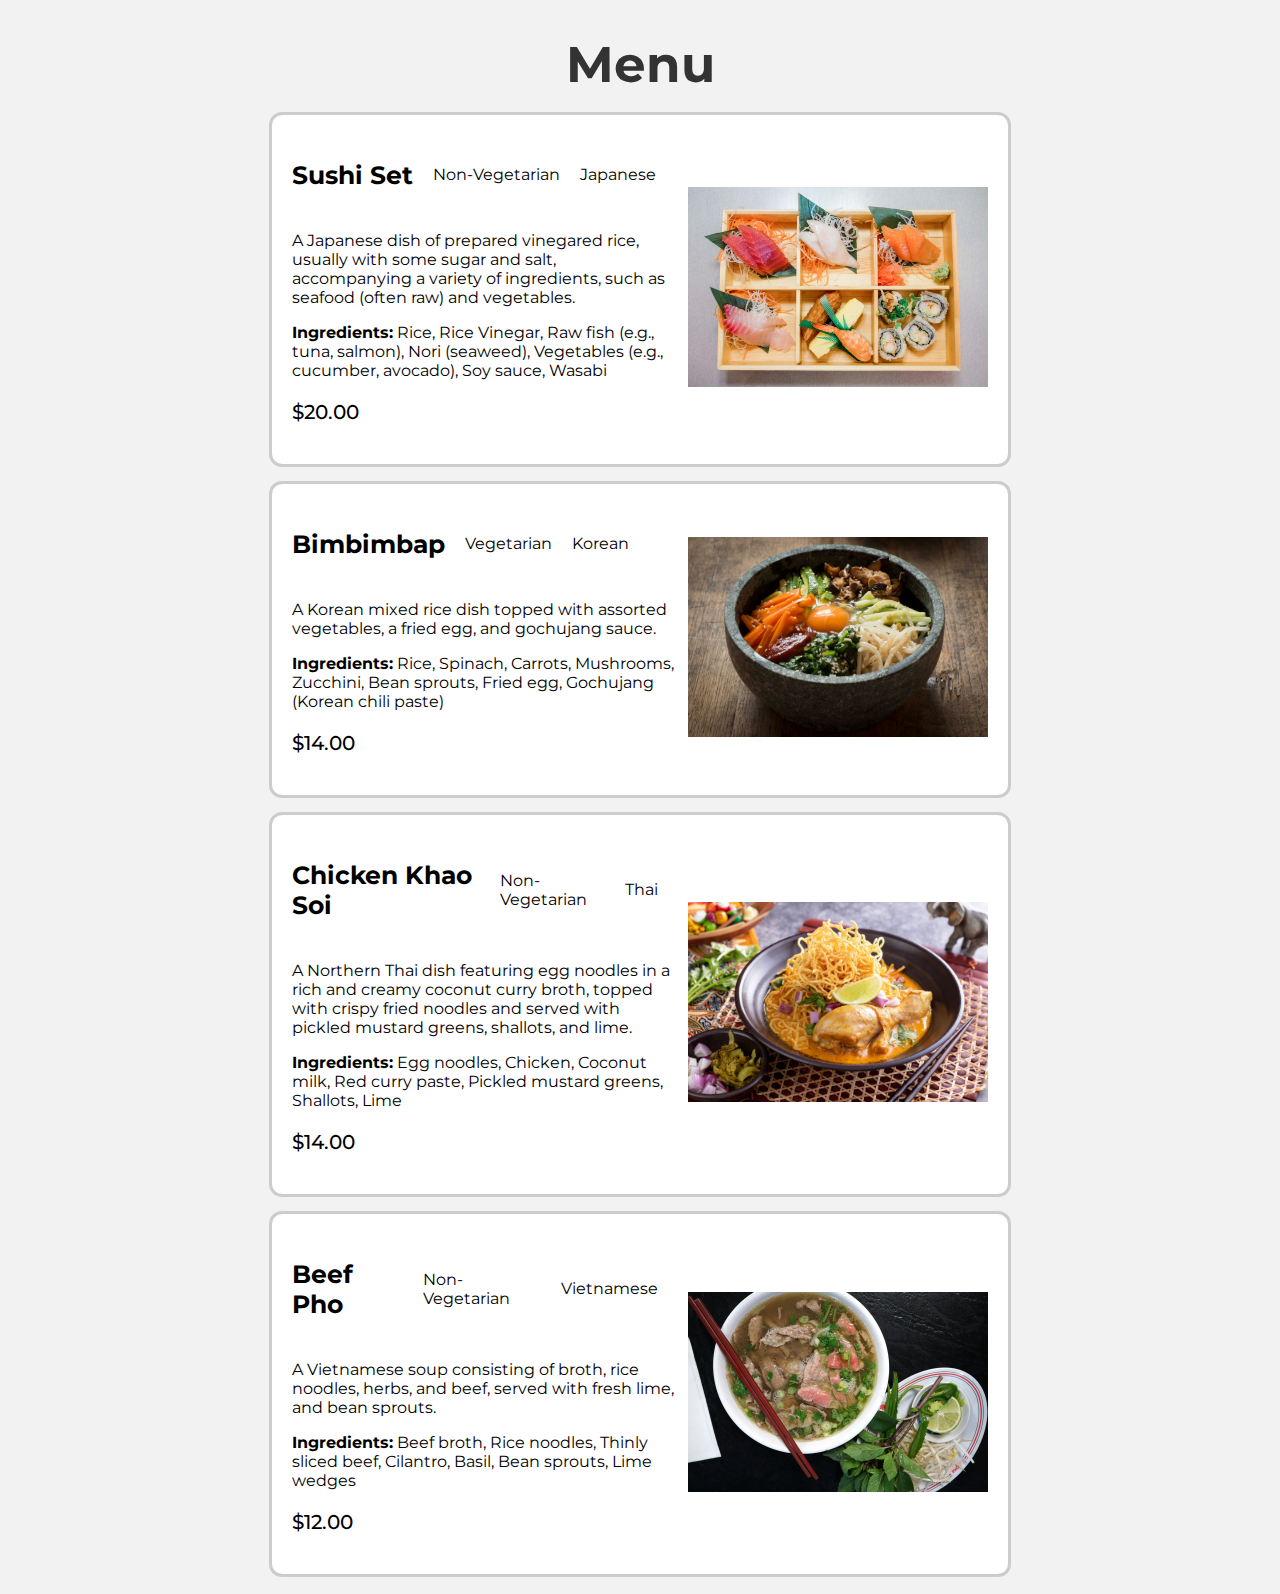
<file: my-restaurant/index.html>
<!DOCTYPE html>
<html lang="en">
  <head>
    <meta charset="UTF-8" />
    <title>My Restaurant</title>
    <link rel="stylesheet" href="resources/style.css" />
  </head>
  <body>
    <h1 class="menu-header">Menu</h1>
    <div class="menu-container"></div>
    <script src="resources/script.js"></script>
  </body>
</html>
</file>
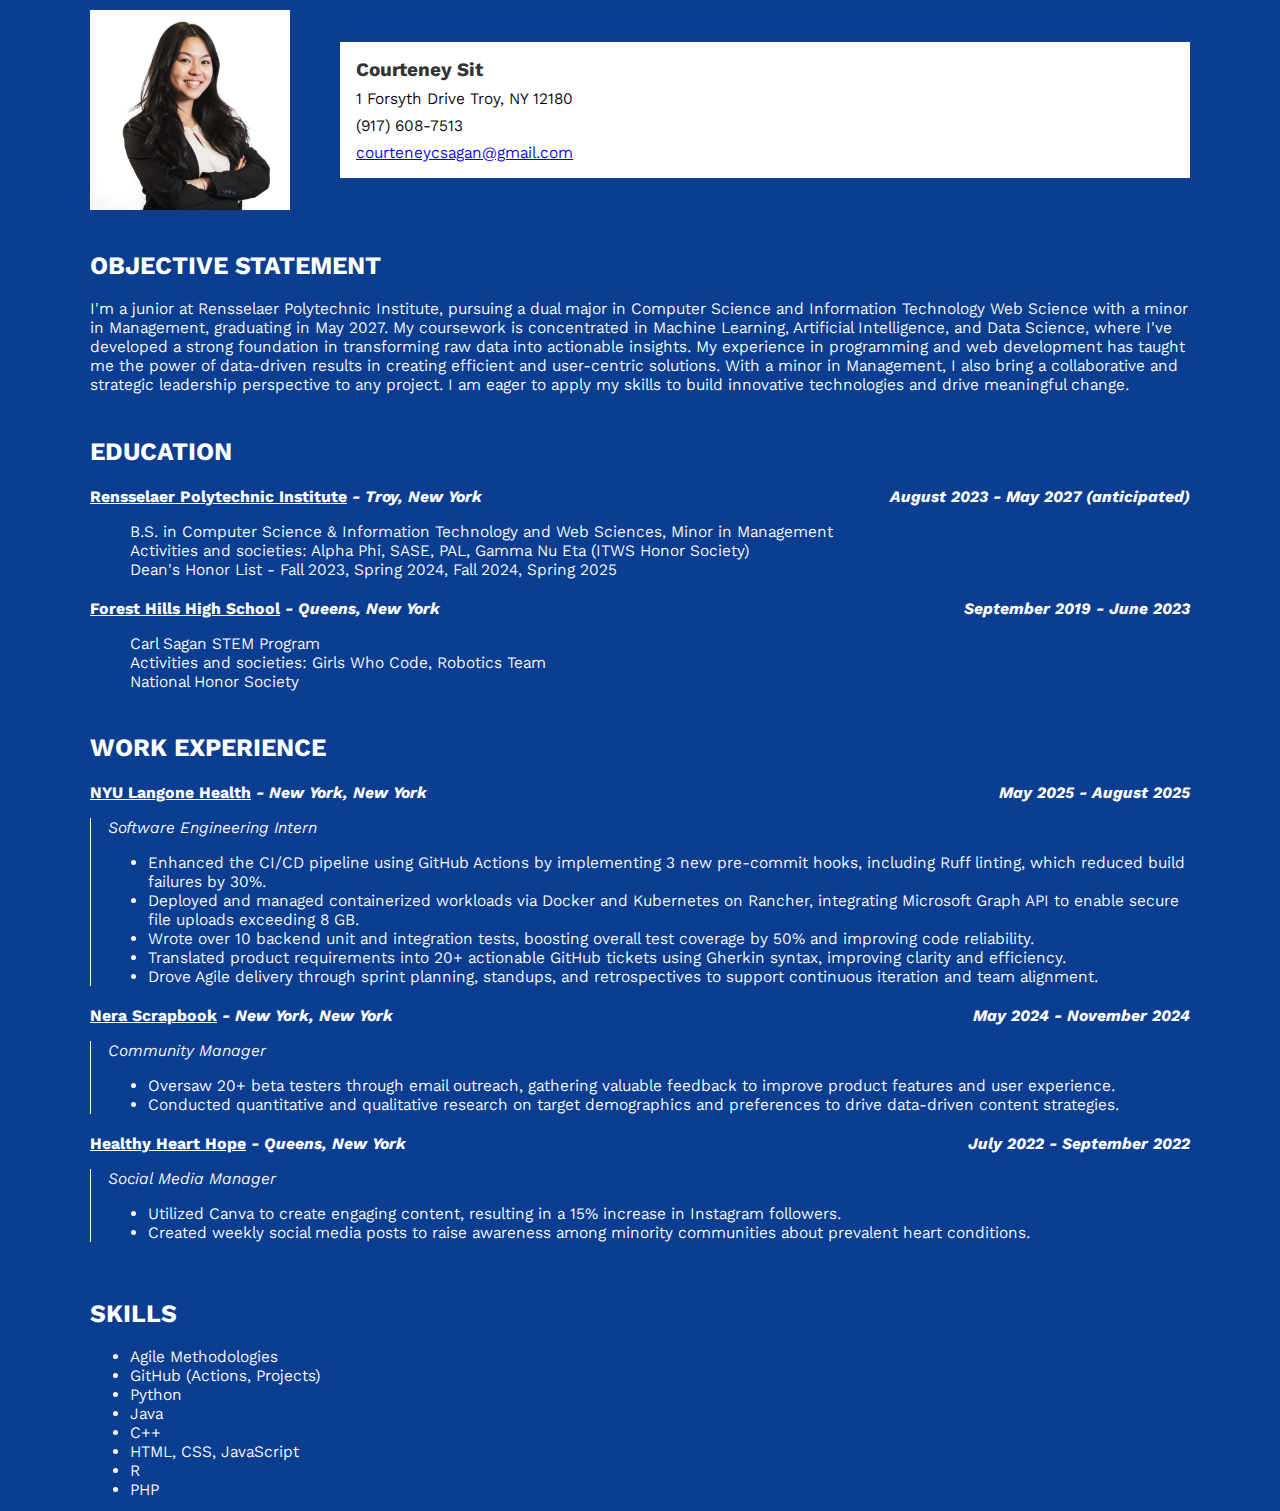
<file: sitc.html>
<!DOCTYPE html>
<html lang="en">
  <head>
    <meta charset="UTF-8" />
    <title>Resume Page</title>
    <link rel="stylesheet" href="style.css" />
  </head>

  <body>
    <div class="container">
      <!-- CONTACT SECTION -->
      <div class="contact">
        <img
          src="images/courteney-headshot.jpg"
          alt="Profile Photo"
          width="150"
          id="square-img"
        />
        <div class="vcard">
          <div class="fn">Courteney Sit</div>
          <div class="adr">
            <span class="street-address">1 Forsyth Drive</span>
            <span class="locality">Troy</span>,
            <span class="region">NY</span>
            <span class="postal-code">12180</span>
          </div>
          <div>
            <span class="tel">(917) 608-7513</span>
          </div>
          <div>
            <a class="email" href="mailto:courteneycsagan@gmail.com"
              >courteneycsagan@gmail.com</a
            >
          </div>
        </div>
      </div>

      <!-- OBJECTIVE STATEMENT SECTION -->
      <div class="intro">
        <h2 class="header">OBJECTIVE STATEMENT</h2>
        <p class="subtext">
          I'm a junior at Rensselaer Polytechnic Institute, pursuing a dual
          major in Computer Science and Information Technology Web Science with
          a minor in Management, graduating in May 2027. My coursework is
          concentrated in Machine Learning, Artificial Intelligence, and Data
          Science, where I've developed a strong foundation in transforming raw
          data into actionable insights. My experience in programming and web
          development has taught me the power of data-driven results in creating
          efficient and user-centric solutions. With a minor in Management, I
          also bring a collaborative and strategic leadership perspective to any
          project. I am eager to apply my skills to build innovative
          technologies and drive meaningful change.
        </p>
      </div>

      <!-- EDUCATION SECTION -->
      <div class="education">
        <h2 class="header">EDUCATION</h2>

        <!-- Education 1 -->
        <p class="school">
          <span>
            <a class="url" href="https://www.rpi.edu/" target="_blank"
              >Rensselaer Polytechnic Institute</a
            >
            <span class="location">- Troy, New York</span>
          </span>
          <span class="date">August 2023 - May 2027 (anticipated)</span>
        </p>
        <ul class="subtext">
          <li>
            B.S. in Computer Science & Information Technology and Web Sciences,
            Minor in Management
          </li>
          <li>
            Activities and societies: Alpha Phi, SASE, PAL, Gamma Nu Eta (ITWS
            Honor Society)
          </li>
          <li>
            Dean's Honor List - Fall 2023, Spring 2024, Fall 2024, Spring 2025
          </li>
        </ul>

        <!-- Education 2 -->
        <p class="school">
          <span>
            <a class="url" href="https://www.cardozohigh.com/" target="_blank"
              >Forest Hills High School</a
            >
            <span class="location"> - Queens, New York</span>
          </span>
          <span class="date">September 2019 - June 2023</span>
        </p>
        <ul class="subtext">
          <li>Carl Sagan STEM Program</li>
          <li>Activities and societies: Girls Who Code, Robotics Team</li>
          <li>National Honor Society</li>
        </ul>
      </div>

      <!-- EXPERIENCE SECTION -->
      <div class="experience">
        <h2 class="header">WORK EXPERIENCE</h2>

        <!-- Experience #1 -->
        <p class="company">
          <span
            ><a class="url" href="https://nyulangone.org/" target="_blank"
              >NYU Langone Health</a
            ><span class="location"><i> - New York, New York</i></span></span
          >
          <span><i>May 2025 - August 2025</i></span>
        </p>
        <div class="job-container">
          <p class="job-title">Software Engineering Intern</p>
          <ul class="description">
            <li>
              Enhanced the CI/CD pipeline using GitHub Actions by implementing 3
              new pre-commit hooks, including Ruff linting, which reduced build
              failures by 30%.
            </li>
            <li>
              Deployed and managed containerized workloads via Docker and
              Kubernetes on Rancher, integrating Microsoft Graph API to enable
              secure file uploads exceeding 8 GB.
            </li>
            <li>
              Wrote over 10 backend unit and integration tests, boosting overall
              test coverage by 50% and improving code reliability.
            </li>
            <li>
              Translated product requirements into 20+ actionable GitHub tickets
              using Gherkin syntax, improving clarity and efficiency.
            </li>
            <li>
              Drove Agile delivery through sprint planning, standups, and
              retrospectives to support continuous iteration and team alignment.
            </li>
          </ul>
        </div>

        <!-- Experience #2 -->
        <p class="company">
          <span
            ><a
              class="url"
              href="https://www.nerascrapbook.com/"
              target="_blank"
              >Nera Scrapbook</a
            ><span class="location"><i> - New York, New York</i></span></span
          >
          <span><i>May 2024 - November 2024</i></span>
        </p>
        <div class="job-container">
          <p class="job-title">Community Manager</p>
          <ul class="description">
            <li>
              Oversaw 20+ beta testers through email outreach, gathering
              valuable feedback to improve product features and user experience.
            </li>
            <li>
              Conducted quantitative and qualitative research on target
              demographics and preferences to drive data-driven content
              strategies.
            </li>
          </ul>
        </div>

        <!-- Experience #3 -->
        <p class="company">
          <span
            ><a class="url" href="" target="_blank">Healthy Heart Hope</a
            ><span class="location"><i> - Queens, New York</i></span></span
          >
          <span><i>July 2022 - September 2022</i></span>
        </p>
        <div class="job-container">
          <p class="job-title">
            <i>Social Media Manager</i>
          </p>
          <ul class="description">
            <li>
              Utilized Canva to create engaging content, resulting in a 15%
              increase in Instagram followers.
            </li>
            <li>
              Created weekly social media posts to raise awareness among
              minority communities about prevalent heart conditions.
            </li>
          </ul>
        </div>
      </div>

      <!-- SKILLS SECTION -->
      <div class="skills">
        <h2 class="header">SKILLS</h2>
        <ul class="subtext">
          <li>Agile Methodologies</li>
          <li>GitHub (Actions, Projects)</li>
          <li>Python</li>
          <li>Java</li>
          <li>C++</li>
          <li>HTML, CSS, JavaScript</li>
          <li>R</li>
          <li>PHP</li>
        </ul>
      </div>
    </div>
  </body>
</html>
</file>
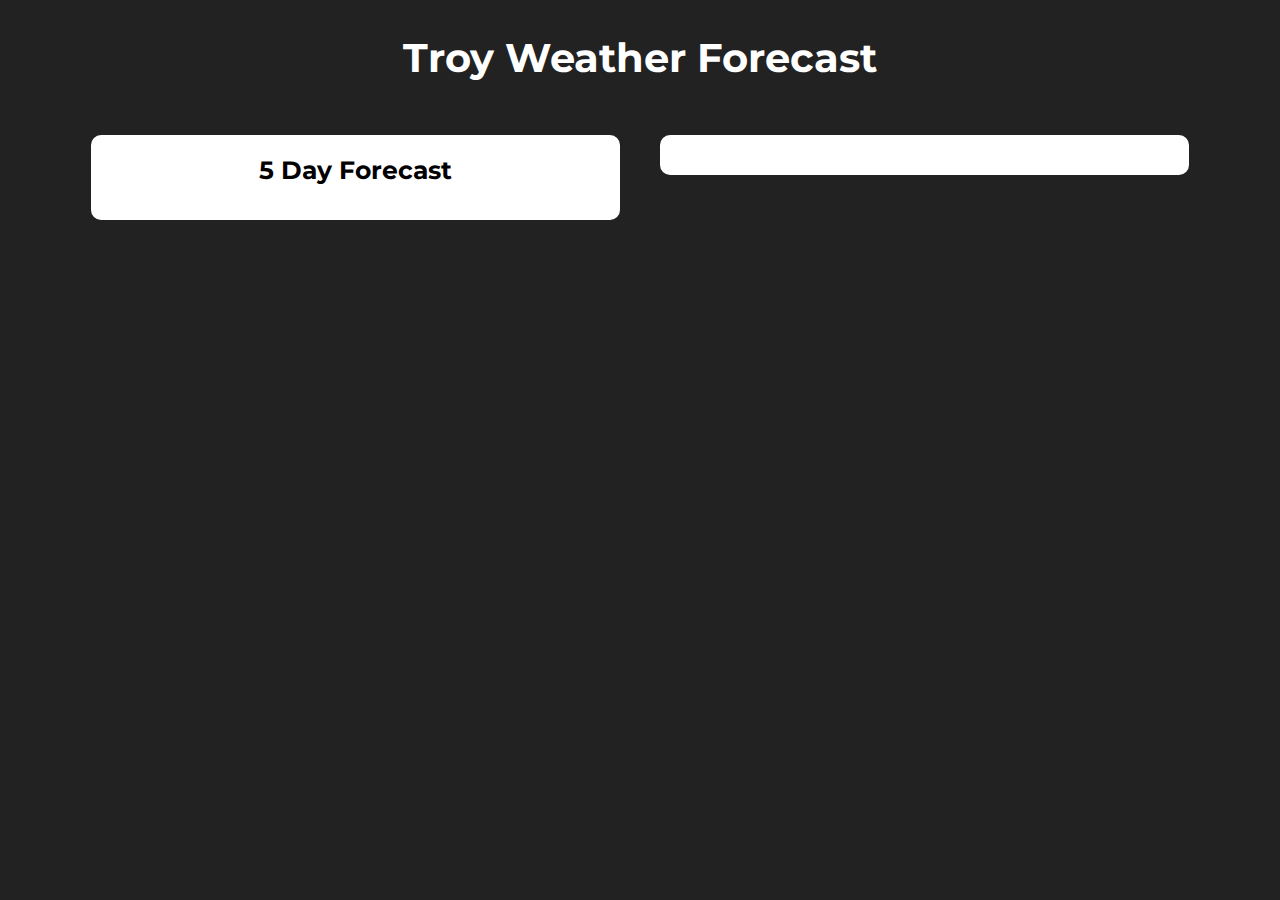
<file: lab3/weather.html>
<!DOCTYPE html>
<html lang="en">
  <head>
    <meta charset="UTF-8" />
    <title>Weather App</title>
    <link rel="stylesheet" href="weather.css" />
  </head>
  <body>
    <h2 class="title">Troy Weather Forecast</h2>
    <div class="container">
      <div class="left">
        <div class="weekly-forecast-container">
          <h3 class="center-header">5 Day Forecast</h3>
          <div class="forecast-container"></div>
        </div>
      </div>
      <div class="right">
        <div class="air-quality-container"></div>
      </div>
    </div>
    <script src="app.js"></script>
  </body>
</html>
</file>
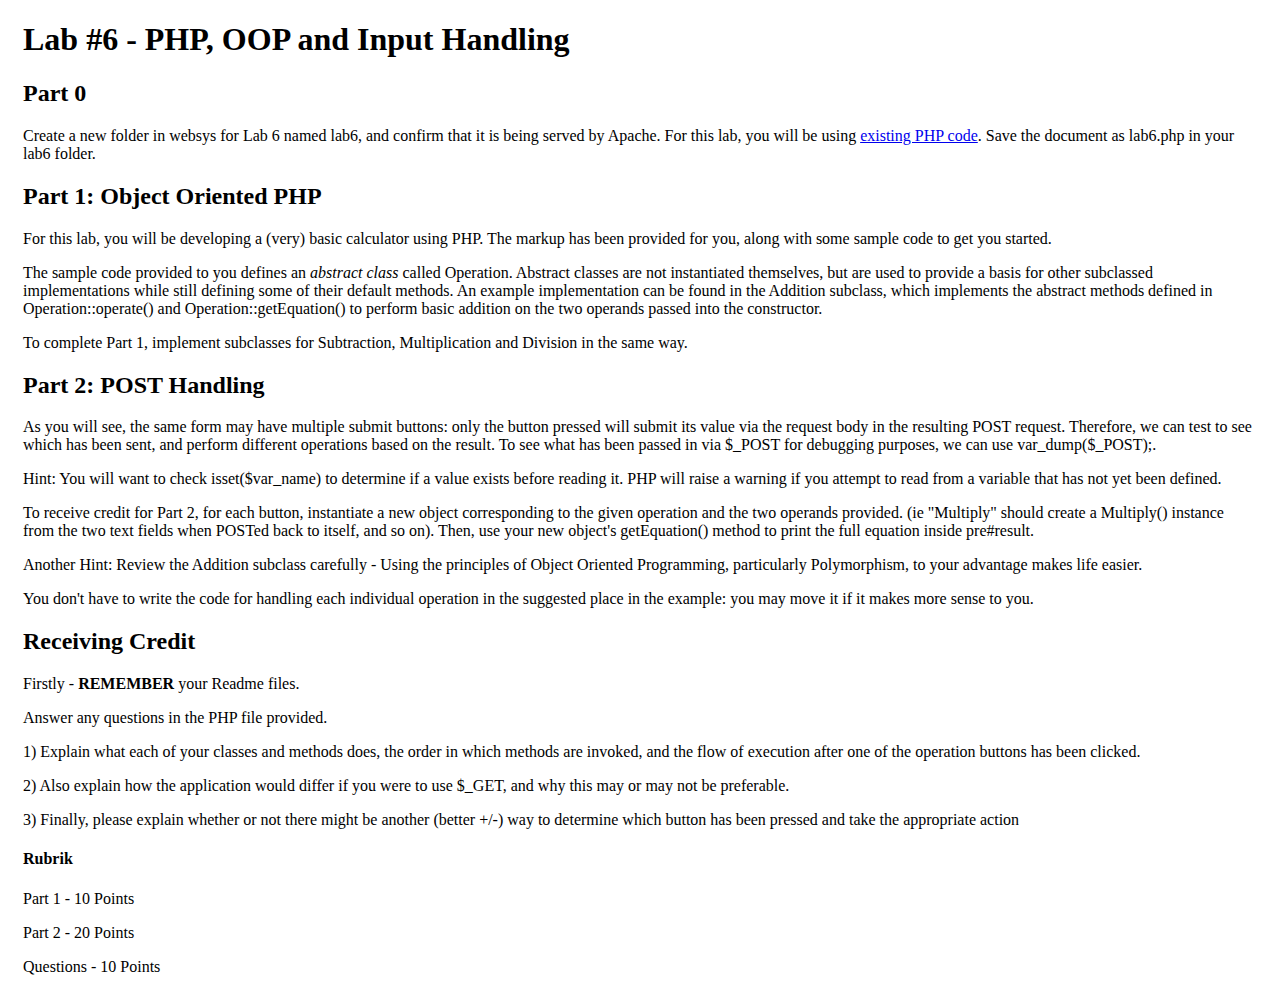
<file: lab6/Lab6.html>
﻿<!DOCTYPE html>
<html>
    <head>
        <title>WebSys - Lab 6</title>
    </head>
    <body>
        <div style="margin:15px" class="column" id="content">
            <div class="section">
                <h1 class="title" id="page-title">Lab #6 - PHP, OOP and Input Handling</h1>
                <div class="content clearfix">
                    <div class="field field-name-body field-type-text-with-summary field-label-hidden">
                        <div class="field-items">
                            <div class="field-item even">
                                <h2>Part 0</h2>
                                <p>Create a new folder in websys for Lab 6 named lab6, and confirm that it is being served by Apache. For this lab, you will be using <a href="lab6start.php">existing PHP code</a>. Save the document as lab6.php in your lab6 folder.</p>
                                <h2>Part 1: Object Oriented PHP</h2>
                                <p>For this lab, you will be developing a (very) basic calculator using PHP. The markup has been provided for you, along with some sample code to get you started.</p>
                                <p>The sample code provided to you defines an <em>abstract class</em> called Operation. Abstract classes are not instantiated themselves, but are used to provide a basis for other subclassed implementations while still defining some of their default methods. An example implementation can be found in the Addition subclass, which implements the abstract methods defined in Operation::operate() and Operation::getEquation() to perform basic addition on the two operands passed into the constructor.</p>
                                <p>To complete Part 1, implement subclasses for Subtraction, Multiplication and Division in the same way.</p>
                                <h2>Part 2: POST Handling</h2>
                                <p>As you will see, the same form may have multiple submit buttons: only the button pressed will submit its value via the request body in the resulting POST request. Therefore, we can test to see which has been sent, and perform different operations based on the result. To see what has been passed in via $_POST for debugging purposes, we can use var_dump($_POST);.</p>
                                <p>Hint: You will want to check isset($var_name) to determine if a value exists before reading it. PHP will raise a warning if you attempt to read from a variable that has not yet been defined.</p>
                                <p>To receive credit for Part 2, for each button, instantiate a new object corresponding to the given operation and the two operands provided.  (ie "Multiply" should create a Multiply() instance from the two text fields when POSTed back to itself, and so on). Then, use your new object's getEquation() method to print the full equation inside pre#result.</p>
                                <p>Another Hint: Review the Addition subclass carefully - Using the principles of Object Oriented Programming, particularly Polymorphism, to your advantage makes life easier.</p>
                                <p>You don't have to write the code for handling each individual operation in the suggested place in the example: you may move it if it makes more sense to you.</p>
                                <h2>Receiving Credit</h2>
                                <p>Firstly - <strong>REMEMBER</strong> your Readme files.</p>
                                <p>Answer any questions in the PHP file provided.
                                <p>1) Explain what each of your classes and methods does, the order in which methods are invoked, and the flow of execution after one of the operation buttons has been clicked.</p>
                                <p>2) Also explain how the application would differ if you were to use $_GET, and why this may or may not be preferable.</p>
                                <p>3) Finally, please explain whether or not there might be another (better +/-) way to determine which button has been pressed and take the appropriate action</p>
                                <div>
                                    <h4>Rubrik</h4>
                                    <ul style="list-style-type: none; padding: 0">
                                        <li><p>Part 1 - 10 Points</p></li>
                                        <li><p>Part 2 - 20 Points</p></li>
                                        <li><p>Questions - 10 Points</p></li>
                                    </ul>
                                </div>
                            </div>
                        </div>
                    </div>
                </div>
            </div>
        </div>
    </body>
</html>
</file>
<file: my-restaurant/resources/style.css>
@import url("https://fonts.googleapis.com/css2?family=Montserrat:ital,wght@0,100..900;1,100..900&display=swap");

body {
  background-color: #f2f2f2;
  font-family: "Montserrat", sans-serif;
}

.menu-header {
  font-size: 50px;
  color: #333;
  text-align: center;
  margin-bottom: 20px;
}

img {
  height: 200px;
  margin-left: 10px;
}

.right {
  margin: auto;
  height: min-content;
}

.food-title {
  font-size: 25px;
  font-weight: bold;
}

.item-card {
  display: flex;
  flex-direction: row;
  margin: auto;
  width: 55%;
  padding: 20px;
  background-color: white;
  border-radius: 10px;
  outline: 3px solid #ccc;
  margin-bottom: 20px;
}

.item-info {
  display: flex;
  align-items: center;
  justify-content: space-between;
  width: fit-content;
}

.item-info p {
  margin-right: 20px;
}
.price {
  font-size: 20px;
  font-weight: 500;
}
</file>
<file: style.css>
@import url("https://fonts.googleapis.com/css2?family=Actor&family=Karla:ital,wght@0,200..800;1,200..800&display=swap");
@import url("https://fonts.googleapis.com/css2?family=Actor&family=Kantumruy+Pro:ital,wght@0,100..700;1,100..700&family=Karla:ital,wght@0,200..800;1,200..800&display=swap");

body {
  background-color: #0b3d91;
  font-family: "Karla", sans-serif;
  color: white;
  width: 100%;
  margin: 0;
  padding: 0;
}

.page-header {
  font-size: 60px;
  margin-top: 30px;
  margin-bottom: 20px;
  text-align: center;
  font-family: "Kantumruy Pro", sans-serif;
  font-weight: 500;
}

.all-projects {
  width: 95%;
  display: flex;
  margin: auto;
  flex-direction: row;
}

.project {
  padding: 10px;
}

.card-header {
  font-weight: 500;
  text-decoration: underline;
  margin-top: 10px;
  margin-bottom: 0;
  font-size: 22px;
}

.card-info {
  font-size: 18px;
  margin: 0;
  padding-top: 5px;
  width: 450px;
}

.karla {
  font-family: "Karla", sans-serif;
  font-optical-sizing: auto;
  font-weight: 650;
  font-style: normal;
}

.kantumruy-pro {
  font-family: "Kantumruy Pro", sans-serif;
  font-optical-sizing: auto;
  font-weight: 300;
  font-size: 25px;
  font-style: normal;
}

.body-settings {
  overflow-y: scroll;
  padding: 0%;
  margin: 0%;
}

.top-menu {
  position: fixed;
  top: 0px;
  bottom: 100px;
  right: 100%;
  left: 0;
  float: left;
  width: 100%;
  height: 100px;
  margin-top: 0;
  background-color: black;
  color: white;
  z-index: 10;
  box-shadow: 0 4px 6px rgba(0, 0, 0, 0.3);
  display: flex;
  align-items: center;
  justify-content: space-between;
}

.top-menu-right {
  display: flex;
  align-items: center;
  height: 100px;
  margin-right: 2%;
  gap: 20px;
  width: 350px;
}

.top-menu-holder {
  height: 100px;
  width: 100%;
}

.center-menutext-right {
  float: right;
  padding: 0%;
  margin: 0px;
  margin-right: 6%;
  z-index: 11;
}

.unformatted-link {
  all: unset;
  margin-left: 20px;
  float: left;
  position: relative;
  cursor: pointer;
}

#menu-title {
  position: relative;
  float: left;
  padding: 0%;
  margin: 0px;
  margin-left: 30px;
  z-index: 11;
}

.side-heading {
  text-align: center;
  position: relative;
  float: left;
  width: 180px;
  margin: 10px;
}

.message {
  position: relative;
  float: left;
  margin-left: 10%;
  margin-top: 50px;
  width: 80%;
  aspect-ratio: 1/0.5;
  padding: 0%;
}

.resume-link {
  color: white;
}

.logo-image {
  position: relative;
  height: 80%;
  aspect-ratio: 1/1;
  margin-left: 5%;
}

#motto {
  color: white;
  font-size: 5vw;
}

.motto {
  all: unset;
  margin: none;
  position: relative;
  float: right;
  height: 80%;
  aspect-ratio: 1/1;
  margin-right: 5%;
}

.bg {
  float: left;
  position: fixed;
  background-color: 0B3D91;
  width: 100%;
  height: 100%;
  background-repeat: no-repeat;
  background-size: 100% auto;
  padding: 0%;
  z-index: 0;
}

.team-section {
  padding-left: 30px;
  padding-top: 30px;
}

.member {
  display: flex;
  flex-direction: row;
}

.member-info {
  list-style: none;
  font-family: "Karla", sans-serif;
  font-weight: 600;
  color: white;
  font-size: 25px;
}

.member-name {
  font-size: 30px;
  font-weight: 600;
}

h1 {
  font-family: "Karla", sans-serif;
  font-optical-sizing: auto;
  font-weight: 650;
  font-style: normal;
  font-size: 50px;
  margin: 0;
}

.page {
  height: 1400px;
  width: auto;
  background-color: #0b3d91;
}

.headshot {
  width: 250;
  height: 250;
  padding-left: 30;
  margin: 20px;
}

* {
  font-family: "Kantumruy Pro", sans-serif;
  font-weight: 400;
}

html {
  width: 100%;
  overflow-y: scroll;
}

.container {
  flex-direction: column;
  color: white;
}

#square-img {
  flex: 0 0 30%;
  max-width: 200px;
  height: auto;
  object-fit: cover;
}

.header {
  font-size: 25px;
  width: 100%;
  margin-bottom: 18px;
  font-weight: bold;
}

.subtext {
  margin-top: 4px;
  margin-bottom: 2px;
  list-style-type: none;
}

.vcard {
  flex: 1;
  padding: 1rem;
  background: white;
  color: #000;
}

.vcard .fn {
  font-size: 1.2rem;
  font-weight: bold;
  color: #333;
}

.vcard .adr {
  margin-top: 0.5rem;
}

.vcard .tel,
.vcard .email {
  display: block;
  margin-top: 0.5rem;
}

.contact {
  display: flex;
  align-items: center;
  gap: 50px;
  max-width: 1100px;
  margin: 0 auto;
  padding: 10px;
}

.intro,
.education,
.experience,
.skills {
  max-width: 1100px;
  margin: 0 auto;
  padding: 10px;
}

.school {
  display: flex;
  justify-content: space-between;
  align-items: center;
  margin-top: 20px;
  font-weight: bold;
}

.school .url {
  color: white;
  font-weight: bold;
}

.school .location {
  font-weight: bold;
  font-style: italic;
}

.school .date {
  font-weight: bold;
  font-style: italic;
}

.job-container {
  position: relative;
  padding-left: 18px;
}

.job-container::before {
  content: "";
  position: absolute;
  left: 0;
  top: 0;
  bottom: 0;
  width: 1px;
  background-color: white;
}

.company {
  margin-top: 20px;
  font-weight: bold;
  display: flex;
  justify-content: space-between;
  align-items: center;
}

.company .url {
  color: white;
  font-weight: bold;
}

.company span,
.company i {
  font-weight: inherit;
}

.job-title {
  font-style: italic;
}

.description {
  margin-top: 7px;
}

.location {
  font-weight: normal;
}

.skills .subtext {
  list-style-type: disc;
}
</file>
<file: lab3/weather.css>
@import url("https://fonts.googleapis.com/css2?family=Montserrat:ital,wght@0,100..900;1,100..900&display=swap");
body {
  font-family: "Montserrat", sans-serif;
  background-color: #222222;
  color: white;
}

.title {
  font-size: 40px;
  text-align: center;
}

.current-weather-card {
  background-color: white;
  color: black;
  border-radius: 10px;
  padding: 20px;
  margin: 20px;
  height: fit-content;
}

.current-temp {
  font-size: 30px;
}

.weather-header {
  display: flex;
  align-items: center;
  gap: 16px;
}

.weather-icon {
  width: 64px;
  height: 64px;
  object-fit: contain;
  margin-left: 20px;
  margin-right: 20px;
}

.weather-headline h3 {
  margin: 0;
}

.right {
  width: 50%;
}

.left {
  width: 50%;
}

.weekly-forecast-container {
  background-color: white;
  color: black;
  border-radius: 10px;
  margin: 20px;
  padding: 20px;
}

.air-quality-info {
  margin-top: 16px;
  color: #111;
  padding: 12px;
  border-radius: 8px;
}

.air-quality-info details {
  margin: 6px 0;
  padding: 6px 8px;
  border-radius: 6px;
  background: #fff;
  box-shadow: 0 1px 2px rgba(0, 0, 0, 0.06);
}

.air-quality-info summary {
  font-weight: 600;
  cursor: pointer;
}

.air-quality-info p {
  margin: 6px 0 0 0;
  line-height: 1.3;
}

.air-quality-container {
  background-color: white;
  color: black;
  border-radius: 10px;
  margin: 20px;
  padding: 20px;
  height: fit-content;
}

.container {
  display: flex;
  margin: auto;
  width: 90%;
}

.day-tile {
  margin: 0;
  padding: 0;
}

.header {
  margin: 0px;
  padding: 0;
  font-size: 25px;
}

.center-header {
  margin: 0px;
  padding: 0;
  font-size: 25px;
  text-align: center;
}

.day {
  font-weight: 600;
  font-size: 20px;
}

.forecast-container {
  display: grid;
  grid-template-rows: 1fr 1fr 1fr 1fr;
  grid-template-columns: 1fr 1fr 1fr 1fr;
  grid-gap: 5px;
  justify-items: center;
  align-items: center;
}
</file>
